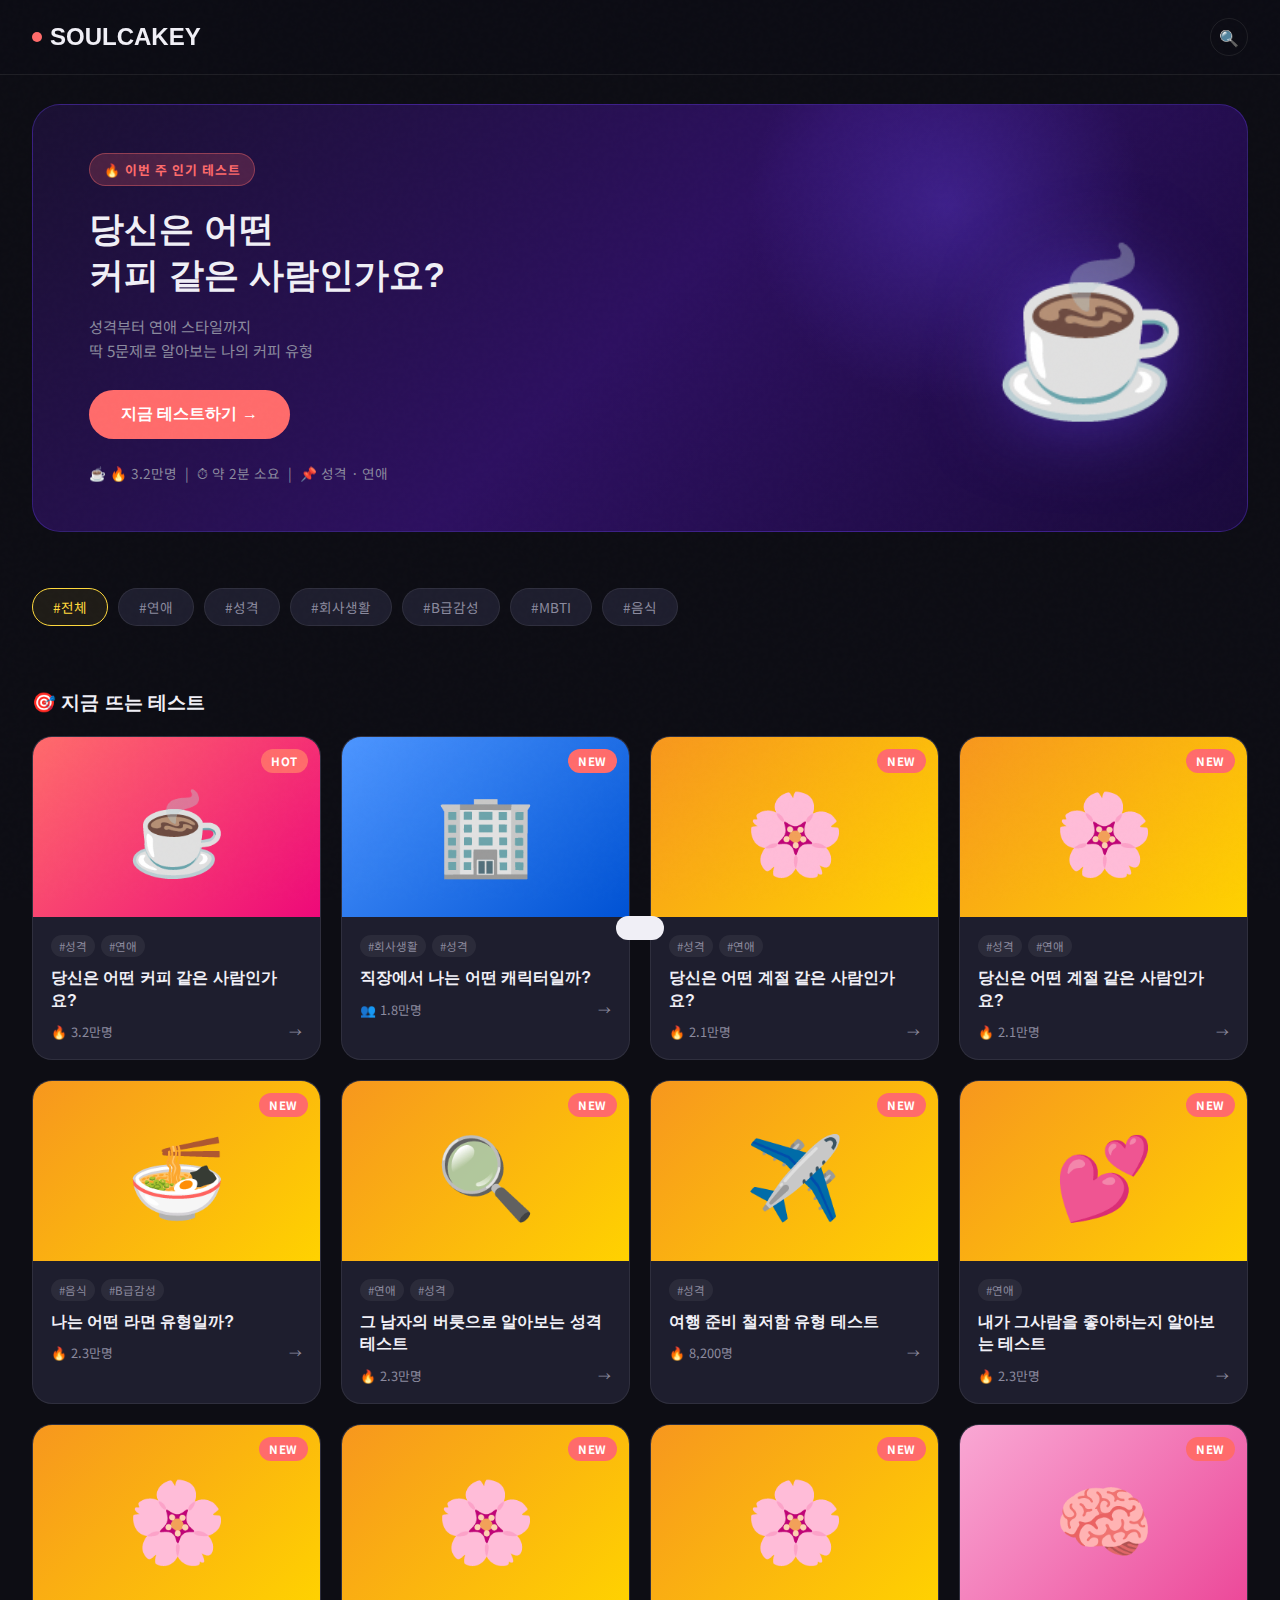
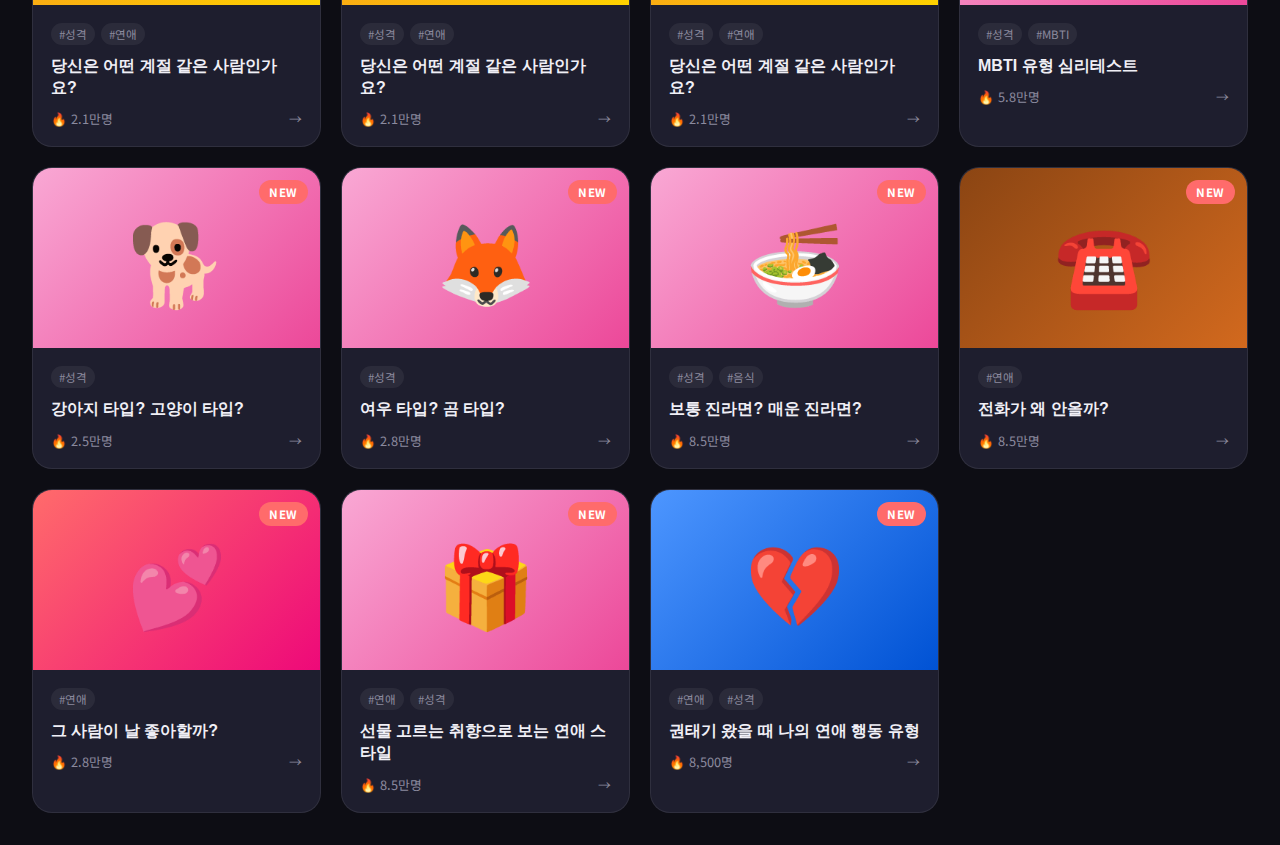
<file: index.html>
<!DOCTYPE html>
<html lang="ko">
<head>
<meta charset="UTF-8">
<meta name="viewport" content="width=device-width, initial-scale=1.0">
<title>SOULCAKEY — 당신을 알고 싶어요</title>
<link href="https://fonts.googleapis.com/css2?family=Gmarket+Sans:wght@300;500;700&family=Noto+Sans+KR:wght@300;400;500;700&display=swap" rel="stylesheet">
<link rel="stylesheet" href="css/style.css">
</head>
<body>

<!-- ─── GNB ─── -->
<nav class="gnb">
  <div class="logo" onclick="showPage('main')">
    <div class="logo-dot"></div>
    SOULCAKEY
  </div>
  <div class="gnb-right">
    <div class="gnb-icon">🔍</div>
  </div>
</nav>

<!-- ─────────────────────────────────────────
     ① 메인 페이지
     카드/히어로는 main.js가 자동으로 채워줍니다.
───────────────────────────────────────────── -->
<div id="page-main" class="page active">

  <!-- 히어로 배너 (main.js가 채움) -->
  <div class="hero" id="hero-banner">
    <div class="hero-glow"></div>
    <div class="hero-inner">
      <div>
        <div class="hero-badge">🔥 이번 주 인기 테스트</div>
        <div class="hero-title" id="hero-title">로딩 중...</div>
        <div class="hero-sub" id="hero-sub"></div>
        <button class="btn-hero" id="hero-btn">지금 테스트하기 →</button>
        <div class="hero-meta">
          <span id="hero-participants"></span>
        </div>
      </div>
    </div>
    <div class="hero-emoji" id="hero-emoji">⏳</div>
  </div>

  <!-- 카테고리 탭 -->
  <div class="section">
    <div class="categories">
      <div class="cat-tag active"  onclick="filterCat(this, '전체')">#전체</div>
      <div class="cat-tag"         onclick="filterCat(this, '연애')">#연애</div>
      <div class="cat-tag"         onclick="filterCat(this, '성격')">#성격</div>
      <div class="cat-tag"         onclick="filterCat(this, '회사생활')">#회사생활</div>
      <div class="cat-tag"         onclick="filterCat(this, 'B급감성')">#B급감성</div>
      <div class="cat-tag"         onclick="filterCat(this, 'MBTI')">#MBTI</div>
      <div class="cat-tag"         onclick="filterCat(this, '음식')">#음식</div>
    </div>
  </div>

  <!-- 테스트 카드 그리드 (main.js가 채움) -->
  <div class="section">
    <div class="section-title">🎯 지금 뜨는 테스트</div>
    <div class="test-grid" id="test-grid"></div>
  </div>
</div>

<!-- ─────────────────────────────────────────
     ② 테스트 진행 페이지
     engine.js가 동적으로 채워줍니다.
───────────────────────────────────────────── -->
<div id="page-test" class="page">
  <div class="test-wrap">
    <div class="progress-area">
      <div class="progress-label">
        <span id="q-count">1 / 5</span>
        <span id="q-percent">20%</span>
      </div>
      <div class="progress-bar">
        <div class="progress-fill" id="progress-fill" style="width: 20%"></div>
      </div>
    </div>
    <div class="question-area" id="question-area">
      <span class="q-emoji" id="q-emoji"></span>
      <div class="q-text"  id="q-text"></div>
      <div class="answers" id="answers"></div>
    </div>
  </div>
</div>

<!-- ─────────────────────────────────────────
     ③ 결과 페이지
     engine.js가 동적으로 채워줍니다.
───────────────────────────────────────────── -->
<div id="page-result" class="page">
  <div class="result-wrap">
    <div class="result-card">
      <div class="result-type-label" id="result-type-label"></div>
      <span class="result-emoji"     id="result-emoji"></span>
      <div class="result-title"      id="result-title"></div>
      <div class="result-desc"       id="result-desc"></div>
      <div class="chemistry">
        <div class="chem-card chem-good">
          <div class="chem-label">💚 잘 맞는 유형</div>
          <span class="chem-emoji"  id="chem-good-emoji"></span>
          <div class="chem-name"    id="chem-good-name"></div>
        </div>
        <div class="chem-card chem-bad">
          <div class="chem-label">❤️‍🔥 안 맞는 유형</div>
          <span class="chem-emoji"  id="chem-bad-emoji"></span>
          <div class="chem-name"    id="chem-bad-name"></div>
        </div>
      </div>
    </div>
    <div class="share-section">
      <div class="share-title">친구에게 공유하기 👇</div>
      <div class="share-buttons">
        <button class="share-btn share-kakao"  onclick="shareKakao()">💬 카카오톡으로 공유</button>
        <button class="share-btn share-link"   onclick="copyLink()">🔗 링크 복사</button>
        <button class="share-btn share-image"  onclick="saveImage()">📸 이미지 저장</button>
      </div>
      <button class="btn-retry" onclick="showPage('main')">← 다른 테스트 하러 가기</button>
    </div>
  </div>
</div>

<!-- Toast -->
<div class="toast" id="toast"></div>

<!-- ─────────────────────────────────────────
     📦 스크립트 로드 순서 (중요!)
     1. TESTS 전역 객체 초기화
     2. 테스트 데이터 파일들 (tests/*.js)  ← 새 테스트는 여기에 추가
     3. 엔진
     4. 메인 페이지 로직
───────────────────────────────────────────── -->
<script>
  // TESTS 전역 객체: 모든 테스트 데이터가 여기 등록됩니다.
  const TESTS = {};
</script>

<!-- ✅ 새 테스트 추가 시: tests/ 폴더에 파일 만들고 아래에 한 줄 추가! -->
<script src="tests/coffee.js"></script>
<script src="tests/office.js"></script>
<!-- <script src="tests/mbti.js"></script> -->
<script src="tests/test_20260227.js"></script>
<script src="tests/test_20260227133722.js"></script>
<script src="tests/ramen_type_test.js"></script>
<script src="tests/his_habit_personality.js"></script>
<script src="tests/travel_prep_type.js"></script>
<script src="tests/do_i_like_this_person.js"></script>
<script src="tests/test_20260227183041.js"></script>
<script src="tests/test_20260227183908.js"></script>
<script src="tests/test_20260227184244.js"></script>
<script src="tests/mbti_psychology_test.js"></script>
<script src="tests/dog_cat_personality.js"></script>
<script src="tests/fox_bear_type.js"></script>
<script src="tests/jjin_ramen_preference.js"></script>
<script src="tests/why_phone_not_ringing.js"></script>
<script src="tests/does_he_like_me.js"></script>
<script src="tests/gift_dating_style.js"></script>
<script src="tests/dating_burnout_type.js"></script>
<!-- 새 테스트 추가 시 여기에 한 줄 추가 -->

<script src="js/engine.js"></script>
<script src="js/main.js"></script>

</body>
</html>
</file>
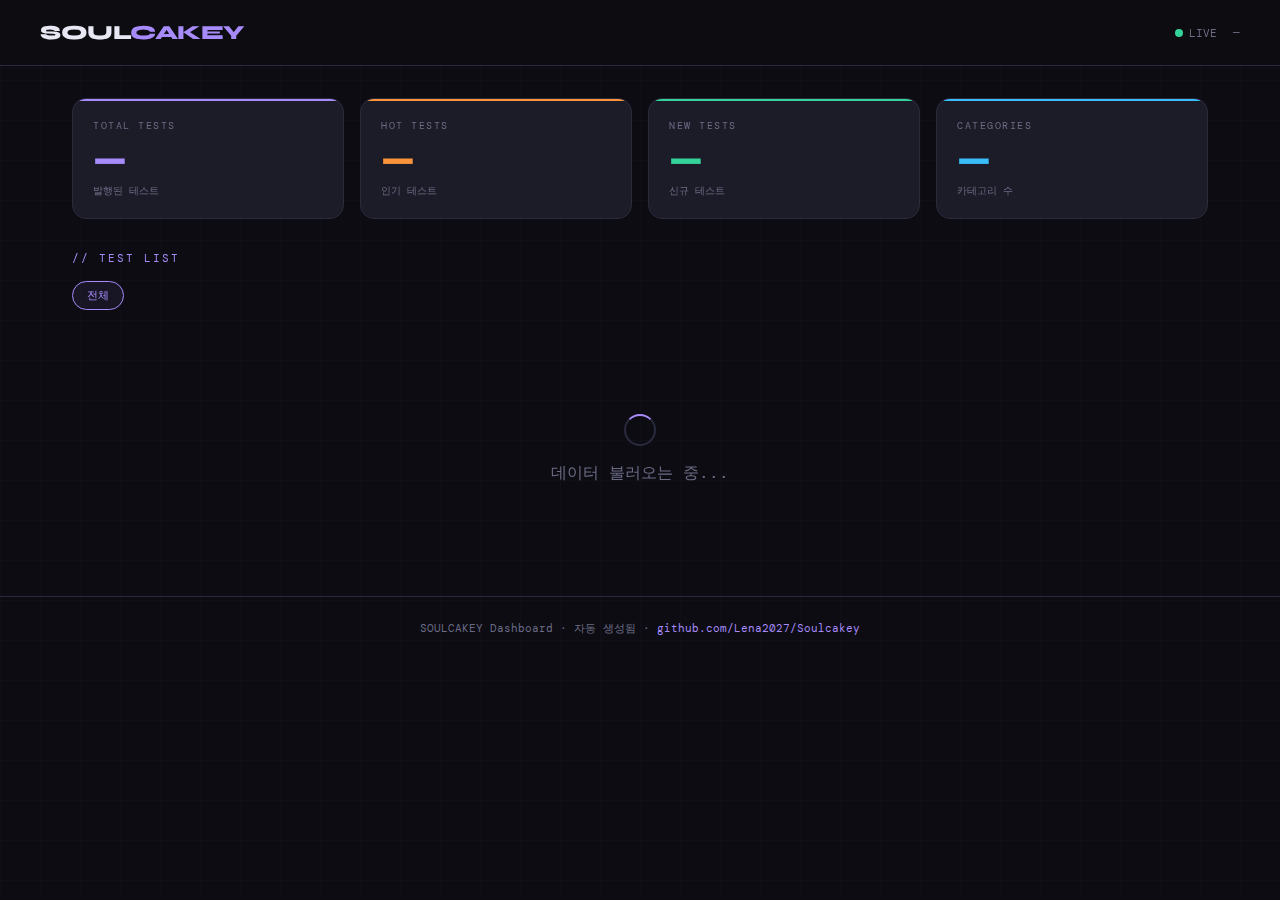
<file: dashboard/index.html>
<!DOCTYPE html>
<html lang="ko">
<head>
<meta charset="UTF-8">
<meta name="viewport" content="width=device-width, initial-scale=1.0">
<title>SOULCAKEY Dashboard</title>
<link href="https://fonts.googleapis.com/css2?family=DM+Mono:wght@300;400;500&family=Syne:wght@400;600;700;800&display=swap" rel="stylesheet">
<style>
  :root {
    --bg: #0c0c12;
    --surface: #14141e;
    --card: #1c1c28;
    --border: #2a2a3d;
    --accent: #a78bfa;
    --accent2: #34d399;
    --accent3: #fb923c;
    --accent4: #38bdf8;
    --text: #e8e8f5;
    --text-dim: #6b6b85;
  }
  * { margin:0; padding:0; box-sizing:border-box; }
  body {
    background: var(--bg);
    color: var(--text);
    font-family: 'Syne', sans-serif;
    min-height: 100vh;
  }
  body::before {
    content:'';
    position:fixed; inset:0;
    background-image:
      linear-gradient(rgba(167,139,250,0.03) 1px, transparent 1px),
      linear-gradient(90deg, rgba(167,139,250,0.03) 1px, transparent 1px);
    background-size: 40px 40px;
    pointer-events:none; z-index:0;
  }

  /* ── Header ── */
  header {
    position: relative; z-index:10;
    padding: 20px 40px;
    border-bottom: 1px solid var(--border);
    display: flex; align-items:center; justify-content:space-between;
    background: rgba(12,12,18,0.9);
    backdrop-filter: blur(12px);
    position: sticky; top:0;
  }
  .logo { font-size:20px; font-weight:800; letter-spacing:-0.5px; }
  .logo span { color: var(--accent); }
  .header-right {
    font-family:'DM Mono',monospace; font-size:11px; color:var(--text-dim);
    display:flex; align-items:center; gap:16px;
  }
  .live-dot {
    width:8px; height:8px; border-radius:50%;
    background:var(--accent2); display:inline-block;
    margin-right:6px; animation: pulse 2s infinite;
  }
  @keyframes pulse { 0%,100%{opacity:1;transform:scale(1)} 50%{opacity:0.4;transform:scale(0.7)} }

  /* ── Main ── */
  main {
    position:relative; z-index:1;
    max-width: 1200px; margin: 0 auto;
    padding: 32px 32px;
  }

  /* ── Stats row ── */
  .stats-row {
    display: grid;
    grid-template-columns: repeat(4, 1fr);
    gap: 16px;
    margin-bottom: 32px;
  }
  .stat-card {
    background: var(--card);
    border: 1px solid var(--border);
    border-radius: 14px;
    padding: 20px;
    position: relative; overflow:hidden;
  }
  .stat-card::after {
    content:'';
    position:absolute; top:0; left:0; right:0; height:2px;
    background: var(--stat-color);
  }
  .stat-label {
    font-family:'DM Mono',monospace; font-size:10px;
    color:var(--text-dim); letter-spacing:1.5px; margin-bottom:10px;
  }
  .stat-value {
    font-size:36px; font-weight:800;
    color: var(--stat-color); line-height:1;
  }
  .stat-sub {
    font-family:'DM Mono',monospace; font-size:10px;
    color:var(--text-dim); margin-top:6px;
  }

  /* ── Section title ── */
  .section-title {
    font-family:'DM Mono',monospace; font-size:11px;
    color:var(--text-dim); letter-spacing:2px;
    margin-bottom:16px;
    display:flex; align-items:center; justify-content:space-between;
  }
  .section-title span { color:var(--accent); }

  /* ── Filter tabs ── */
  .filter-bar {
    display:flex; gap:8px; flex-wrap:wrap;
    margin-bottom:24px;
  }
  .filter-btn {
    padding: 6px 14px;
    background: var(--surface);
    border: 1px solid var(--border);
    border-radius: 20px;
    color: var(--text-dim);
    font-family:'DM Mono',monospace; font-size:11px;
    cursor:pointer; transition:all 0.2s;
  }
  .filter-btn:hover, .filter-btn.active {
    border-color: var(--accent);
    color: var(--accent);
    background: rgba(167,139,250,0.08);
  }

  /* ── Test grid ── */
  .test-grid {
    display: grid;
    grid-template-columns: repeat(auto-fill, minmax(280px, 1fr));
    gap: 16px;
    margin-bottom: 40px;
  }
  .test-card {
    background: var(--card);
    border: 1px solid var(--border);
    border-radius: 14px;
    padding: 20px;
    transition: all 0.2s;
    cursor: default;
    animation: fadeIn 0.4s ease both;
  }
  @keyframes fadeIn { from{opacity:0;transform:translateY(8px)} to{opacity:1;transform:translateY(0)} }
  .test-card:hover {
    border-color: var(--accent);
    transform: translateY(-3px);
    box-shadow: 0 8px 24px -8px rgba(167,139,250,0.2);
  }
  .test-card-top {
    display:flex; align-items:flex-start; justify-content:space-between;
    margin-bottom:12px;
  }
  .test-emoji { font-size:28px; }
  .badge {
    font-family:'DM Mono',monospace; font-size:9px;
    padding: 3px 8px; border-radius:20px; font-weight:700;
  }
  .badge-HOT { background:rgba(251,146,60,0.15); color:var(--accent3); border:1px solid rgba(251,146,60,0.3); }
  .badge-NEW { background:rgba(52,211,153,0.15); color:var(--accent2); border:1px solid rgba(52,211,153,0.3); }
  .test-title {
    font-size:14px; font-weight:700; line-height:1.4;
    margin-bottom:10px;
  }
  .test-cats {
    display:flex; gap:6px; flex-wrap:wrap; margin-bottom:12px;
  }
  .test-cat {
    font-family:'DM Mono',monospace; font-size:9px;
    padding:2px 8px; border-radius:10px;
    background:rgba(167,139,250,0.08); color:var(--accent);
    border:1px solid rgba(167,139,250,0.2);
  }
  .test-meta {
    display:flex; gap:12px;
    font-family:'DM Mono',monospace; font-size:10px; color:var(--text-dim);
    border-top:1px solid var(--border); padding-top:10px;
  }
  .test-meta-item { display:flex; align-items:center; gap:4px; }

  /* ── Empty state ── */
  .empty {
    text-align:center; padding:60px 20px;
    color:var(--text-dim); font-family:'DM Mono',monospace; font-size:13px;
  }

  /* ── Footer ── */
  .footer {
    text-align:center; padding:24px;
    font-family:'DM Mono',monospace; font-size:11px; color:var(--text-dim);
    border-top:1px solid var(--border);
  }
  .footer span { color:var(--accent); }

  /* ── Loading ── */
  #loading {
    text-align:center; padding:80px 20px;
    font-family:'DM Mono',monospace; color:var(--text-dim);
  }
  .spinner {
    width:32px; height:32px; border:2px solid var(--border);
    border-top-color:var(--accent); border-radius:50%;
    animation: spin 0.8s linear infinite; margin:0 auto 16px;
  }
  @keyframes spin { to{transform:rotate(360deg)} }

  @media(max-width:768px) {
    header { padding:16px 20px; }
    main { padding:20px 16px; }
    .stats-row { grid-template-columns:repeat(2,1fr); }
  }
</style>
</head>
<body>

<header>
  <div class="logo">SOUL<span>CAKEY</span></div>
  <div class="header-right">
    <span><span class="live-dot"></span>LIVE</span>
    <span id="generated-time">—</span>
  </div>
</header>

<main>
  <!-- Stats -->
  <div class="stats-row">
    <div class="stat-card" style="--stat-color:var(--accent)">
      <div class="stat-label">TOTAL TESTS</div>
      <div class="stat-value" id="stat-total">—</div>
      <div class="stat-sub">발행된 테스트</div>
    </div>
    <div class="stat-card" style="--stat-color:var(--accent3)">
      <div class="stat-label">HOT TESTS</div>
      <div class="stat-value" id="stat-hot">—</div>
      <div class="stat-sub">인기 테스트</div>
    </div>
    <div class="stat-card" style="--stat-color:var(--accent2)">
      <div class="stat-label">NEW TESTS</div>
      <div class="stat-value" id="stat-new">—</div>
      <div class="stat-sub">신규 테스트</div>
    </div>
    <div class="stat-card" style="--stat-color:var(--accent4)">
      <div class="stat-label">CATEGORIES</div>
      <div class="stat-value" id="stat-cats">—</div>
      <div class="stat-sub">카테고리 수</div>
    </div>
  </div>

  <!-- Filter -->
  <div class="section-title">
    <span>// TEST LIST</span>
    <span id="filter-count"></span>
  </div>
  <div class="filter-bar" id="filter-bar">
    <button class="filter-btn active" onclick="filterTests('ALL')">전체</button>
  </div>

  <!-- Grid -->
  <div id="loading">
    <div class="spinner"></div>
    데이터 불러오는 중...
  </div>
  <div class="test-grid" id="test-grid" style="display:none"></div>
</main>

<div class="footer">
  SOULCAKEY Dashboard · 자동 생성됨 · <span>github.com/Lena2027/Soulcakey</span>
</div>

<script src="./dashboard-data.js"></script>
<script>
let allTests = [];
let activeFilter = 'ALL';

const THUMB_COLORS = ['#a78bfa','#fb923c','#34d399','#38bdf8','#f472b6','#facc15','#818cf8','#2dd4bf'];

function loadData() {




  return window.DASHBOARD_DATA || null;


  }
}

function renderStats(data) {
  const tests = data.tests;
  document.getElementById('stat-total').textContent = data.totalTests;
  document.getElementById('stat-hot').textContent = tests.filter(t => t.badge === 'HOT').length;
  document.getElementById('stat-new').textContent = tests.filter(t => t.badge === 'NEW').length;

  const cats = new Set(tests.flatMap(t => t.categories || []));
  document.getElementById('stat-cats').textContent = cats.size;
  document.getElementById('generated-time').textContent = data.generated ? data.generated.slice(0,10) + ' 업데이트' : '';
}

function renderFilters(tests) {
  const cats = ['ALL', ...new Set(tests.flatMap(t => t.categories || []))];
  const bar = document.getElementById('filter-bar');
  bar.innerHTML = '';
  cats.forEach(cat => {
    const btn = document.createElement('button');
    btn.className = 'filter-btn' + (cat === 'ALL' ? ' active' : '');
    btn.textContent = cat === 'ALL' ? '전체' : cat;
    btn.onclick = () => filterTests(cat);
    bar.appendChild(btn);
  });
}

function filterTests(cat) {
  activeFilter = cat;
  document.querySelectorAll('.filter-btn').forEach(b => {
    b.classList.toggle('active', b.textContent === (cat === 'ALL' ? '전체' : cat));
  });

  const filtered = cat === 'ALL' ? allTests : allTests.filter(t => (t.categories || []).includes(cat));
  renderGrid(filtered);
  document.getElementById('filter-count').textContent = filtered.length + '개';
}

function renderGrid(tests) {
  const grid = document.getElementById('test-grid');
  if (tests.length === 0) {
    grid.innerHTML = '<div class="empty">테스트가 없습니다</div>';
    return;
  }

  grid.innerHTML = tests.map((t, i) => {
    const color = THUMB_COLORS[(t.thumbColor || 1) - 1] || THUMB_COLORS[0];
    const badgeHtml = t.badge ? `<span class="badge badge-${t.badge}">${t.badge}</span>` : '';
    const catsHtml = (t.categories || []).map(c => `<span class="test-cat">${c}</span>`).join('');

    return `
      <div class="test-card" style="animation-delay:${i * 0.04}s; border-left: 3px solid ${color}">
        <div class="test-card-top">
          <span class="test-emoji">${t.emoji || '🧠'}</span>
          ${badgeHtml}
        </div>
        <div class="test-title">${t.title}</div>
        <div class="test-cats">${catsHtml}</div>
        <div class="test-meta">
          <div class="test-meta-item">📝 ${t.questionCount || '?'}문항</div>
          <div class="test-meta-item">🎯 ${t.resultCount || '?'}결과</div>
          <div class="test-meta-item">⏱ ${t.estimatedMinutes || 2}분</div>
          ${t.participantsLabel ? `<div class="test-meta-item">${t.participantsLabel}</div>` : ''}
        </div>
      </div>
    `;
  }).join('');
}

function init() {
  const data = loadData();
  document.getElementById('loading').style.display = 'none';
  document.getElementById('test-grid').style.display = 'grid';

  if (!data) {
    document.getElementById('test-grid').innerHTML = `
      <div class="empty">
        ⚠️ dashboard-data.js 파일이 없어요<br><br>
        GitHub Actions를 실행하면 자동 생성됩니다
      </div>`;
    return;
  }

  allTests = data.tests;
  renderStats(data);
  renderFilters(allTests);
  renderGrid(allTests);
  document.getElementById('filter-count').textContent = allTests.length + '개';
}

init();
</script>
</body>
</html>
</file>
<file: css/style.css>
/* =============================================
   SOULCAKEY — style.css
   전체 공통 스타일. 웬만하면 건드리지 마세요.
   ============================================= */

:root {
  --bg: #0d0d14;
  --surface: #16161f;
  --card: #1e1e2e;
  --accent1: #ff6b6b;
  --accent2: #ffd93d;
  --accent3: #6bcb77;
  --accent4: #4d96ff;
  --text: #f0eff6;
  --muted: #8b8a9e;
  --border: rgba(255,255,255,0.08);
  --radius: 20px;
}

* { margin: 0; padding: 0; box-sizing: border-box; }
html { scroll-behavior: smooth; }
body {
  background: var(--bg);
  color: var(--text);
  font-family: 'Noto Sans KR', sans-serif;
  min-height: 100vh;
  overflow-x: hidden;
}

/* 노이즈 텍스처 */
body::after {
  content: '';
  position: fixed;
  inset: 0;
  background-image: url("data:image/svg+xml,%3Csvg viewBox='0 0 200 200' xmlns='http://www.w3.org/2000/svg'%3E%3Cfilter id='n'%3E%3CfeTurbulence type='fractalNoise' baseFrequency='0.9' numOctaves='4' stitchTiles='stitch'/%3E%3C/filter%3E%3Crect width='100%25' height='100%25' filter='url(%23n)' opacity='0.03'/%3E%3C/svg%3E");
  pointer-events: none;
  z-index: 9999;
  opacity: 0.4;
}

/* ─── PAGE SYSTEM ─── */
.page { display: none; min-height: 100vh; }
.page.active { display: block; }

/* ─── GNB ─── */
.gnb {
  position: fixed;
  top: 0; left: 0; right: 0;
  z-index: 100;
  display: flex;
  align-items: center;
  justify-content: space-between;
  padding: 18px 32px;
  background: rgba(13,13,20,0.85);
  backdrop-filter: blur(20px);
  border-bottom: 1px solid var(--border);
}
.logo {
  font-family: 'Gmarket Sans', sans-serif;
  font-weight: 700;
  font-size: 1.5rem;
  cursor: pointer;
  display: flex;
  align-items: center;
  gap: 8px;
}
.logo-dot {
  width: 10px; height: 10px;
  border-radius: 50%;
  background: var(--accent1);
  animation: blink 1.4s infinite;
}
@keyframes blink {
  0%, 100% { opacity: 1; transform: scale(1); }
  50% { opacity: 0.4; transform: scale(0.7); }
}
.gnb-right { display: flex; align-items: center; gap: 16px; }
.gnb-icon {
  width: 38px; height: 38px;
  border-radius: 50%;
  border: 1px solid var(--border);
  display: flex;
  align-items: center;
  justify-content: center;
  cursor: pointer;
  transition: all 0.2s;
  font-size: 1rem;
}
.gnb-icon:hover { border-color: var(--accent1); color: var(--accent1); }

/* ─── MAIN PAGE ─── */
#page-main { padding-top: 80px; }

/* HERO */
.hero {
  position: relative;
  margin: 24px 32px;
  border-radius: 28px;
  overflow: hidden;
  background: linear-gradient(135deg, #1a1032 0%, #2d1060 50%, #1a0a3c 100%);
  border: 1px solid rgba(109,72,255,0.3);
  cursor: pointer;
  transition: transform 0.3s;
}
.hero:hover { transform: scale(1.005); }
.hero-inner {
  display: flex;
  align-items: center;
  padding: 48px 56px;
  gap: 48px;
  min-height: 320px;
}
.hero-badge {
  display: inline-flex;
  align-items: center;
  gap: 6px;
  padding: 6px 14px;
  border-radius: 100px;
  background: rgba(255,107,107,0.2);
  border: 1px solid rgba(255,107,107,0.4);
  color: var(--accent1);
  font-size: 0.8rem;
  font-weight: 700;
  margin-bottom: 20px;
  letter-spacing: 0.05em;
}
.hero-title {
  font-family: 'Gmarket Sans', sans-serif;
  font-size: 2.2rem;
  font-weight: 700;
  line-height: 1.3;
  margin-bottom: 16px;
}
.hero-sub {
  color: var(--muted);
  font-size: 0.95rem;
  margin-bottom: 28px;
  line-height: 1.6;
}
.hero-meta {
  display: flex;
  align-items: center;
  gap: 20px;
  font-size: 0.85rem;
  color: var(--muted);
}
.hero-meta span { display: flex; align-items: center; gap: 6px; }
.btn-hero {
  display: inline-flex;
  align-items: center;
  gap: 8px;
  padding: 14px 32px;
  border-radius: 100px;
  background: var(--accent1);
  color: #fff;
  font-family: 'Gmarket Sans', sans-serif;
  font-weight: 700;
  font-size: 1rem;
  border: none;
  cursor: pointer;
  transition: all 0.25s;
  margin-bottom: 24px;
}
.btn-hero:hover { background: #ff4f4f; transform: translateY(-2px); box-shadow: 0 8px 30px rgba(255,107,107,0.4); }
.hero-emoji {
  font-size: 10rem;
  position: absolute;
  right: 56px;
  top: 50%;
  transform: translateY(-50%);
  animation: float 3s ease-in-out infinite;
  filter: drop-shadow(0 0 40px rgba(109,72,255,0.5));
}
@keyframes float {
  0%, 100% { transform: translateY(-50%) rotate(-5deg); }
  50% { transform: translateY(-56%) rotate(5deg); }
}
.hero-glow {
  position: absolute;
  width: 400px; height: 400px;
  border-radius: 50%;
  background: radial-gradient(circle, rgba(109,72,255,0.3) 0%, transparent 70%);
  top: -100px; right: 100px;
  pointer-events: none;
}

/* CATEGORIES */
.section { padding: 32px 32px; }
.section-title {
  font-family: 'Gmarket Sans', sans-serif;
  font-size: 1.2rem;
  font-weight: 700;
  margin-bottom: 20px;
  display: flex;
  align-items: center;
  gap: 10px;
}
.categories { display: flex; gap: 10px; flex-wrap: wrap; }
.cat-tag {
  padding: 8px 20px;
  border-radius: 100px;
  border: 1px solid var(--border);
  background: var(--card);
  font-size: 0.85rem;
  cursor: pointer;
  transition: all 0.2s;
  color: var(--muted);
}
.cat-tag:hover, .cat-tag.active {
  border-color: var(--accent2);
  color: var(--accent2);
  background: rgba(255,217,61,0.08);
}

/* GRID */
.test-grid {
  display: grid;
  grid-template-columns: repeat(auto-fill, minmax(260px, 1fr));
  gap: 20px;
  margin-top: 8px;
}
.test-card {
  background: var(--card);
  border-radius: var(--radius);
  border: 1px solid var(--border);
  overflow: hidden;
  cursor: pointer;
  transition: all 0.3s;
  position: relative;
}
.test-card:hover {
  transform: translateY(-6px);
  border-color: rgba(255,255,255,0.15);
  box-shadow: 0 20px 60px rgba(0,0,0,0.5);
}
.card-thumb {
  width: 100%;
  height: 180px;
  display: flex;
  align-items: center;
  justify-content: center;
  font-size: 5rem;
  position: relative;
  overflow: hidden;
}
/* 썸네일 그라데이션 팔레트 (thumb-color 1~8) */
.thumb-1 { background: linear-gradient(135deg, #ff6b6b, #ee0979); }
.thumb-2 { background: linear-gradient(135deg, #4d96ff, #0052d4); }
.thumb-3 { background: linear-gradient(135deg, #f7971e, #ffd200); }
.thumb-4 { background: linear-gradient(135deg, #8B4513, #D2691E); }
.thumb-5 { background: linear-gradient(135deg, #c471ed, #7b2ff7); }
.thumb-6 { background: linear-gradient(135deg, #f9a8d4, #ec4899); }
.thumb-7 { background: linear-gradient(135deg, #e0e0e0, #ffffff); }
.thumb-8 { background: linear-gradient(135deg, #43e97b, #38f9d7); }

.card-hot {
  position: absolute;
  top: 12px; right: 12px;
  padding: 4px 10px;
  border-radius: 100px;
  background: var(--accent1);
  font-size: 0.72rem;
  font-weight: 700;
  color: #fff;
  letter-spacing: 0.05em;
}
.card-body { padding: 18px; }
.card-tags { display: flex; gap: 6px; margin-bottom: 10px; flex-wrap: wrap; }
.card-tag {
  font-size: 0.72rem;
  padding: 3px 8px;
  border-radius: 100px;
  background: rgba(255,255,255,0.06);
  color: var(--muted);
}
.card-title {
  font-family: 'Gmarket Sans', sans-serif;
  font-size: 1rem;
  font-weight: 700;
  line-height: 1.4;
  margin-bottom: 10px;
}
.card-meta {
  display: flex;
  align-items: center;
  justify-content: space-between;
  font-size: 0.8rem;
  color: var(--muted);
}

/* ─── TEST PAGE ─── */
#page-test {
  padding-top: 80px;
  min-height: 100vh;
  display: none;
  flex-direction: column;
  align-items: center;
  justify-content: center;
  padding-bottom: 60px;
}
#page-test.active { display: flex; }
.test-wrap { width: 100%; max-width: 640px; padding: 0 24px; }
.progress-area { margin-bottom: 40px; }
.progress-label {
  display: flex;
  justify-content: space-between;
  font-size: 0.82rem;
  color: var(--muted);
  margin-bottom: 10px;
}
.progress-bar {
  height: 6px;
  border-radius: 100px;
  background: rgba(255,255,255,0.08);
  overflow: hidden;
}
.progress-fill {
  height: 100%;
  border-radius: 100px;
  background: linear-gradient(90deg, var(--accent1), var(--accent2));
  transition: width 0.5s cubic-bezier(0.4,0,0.2,1);
}
.question-area { animation: fadeSlide 0.4s ease; }
@keyframes fadeSlide {
  from { opacity: 0; transform: translateX(30px); }
  to { opacity: 1; transform: translateX(0); }
}
.q-emoji {
  font-size: 5rem;
  text-align: center;
  display: block;
  margin-bottom: 32px;
  animation: pop 0.5s cubic-bezier(0.34,1.56,0.64,1);
}
@keyframes pop {
  from { transform: scale(0.5); opacity: 0; }
  to { transform: scale(1); opacity: 1; }
}
.q-text {
  font-family: 'Gmarket Sans', sans-serif;
  font-size: 1.6rem;
  font-weight: 700;
  text-align: center;
  line-height: 1.5;
  margin-bottom: 48px;
}
.answers { display: flex; flex-direction: column; gap: 14px; }
.answer-btn {
  width: 100%;
  padding: 20px 28px;
  border-radius: 16px;
  border: 1.5px solid var(--border);
  background: var(--card);
  color: var(--text);
  font-family: 'Noto Sans KR', sans-serif;
  font-size: 1rem;
  text-align: left;
  cursor: pointer;
  transition: all 0.2s;
  line-height: 1.5;
  position: relative;
  overflow: hidden;
}
.answer-btn::before {
  content: '';
  position: absolute;
  inset: 0;
  background: linear-gradient(135deg, var(--accent1), var(--accent2));
  opacity: 0;
  transition: opacity 0.2s;
}
.answer-btn:hover { border-color: var(--accent1); transform: translateX(6px); box-shadow: -4px 0 0 var(--accent1); }
.answer-btn:hover::before { opacity: 0.06; }
.answer-btn span { position: relative; z-index: 1; }
.answer-btn.selected {
  border-color: var(--accent2);
  background: rgba(255,217,61,0.1);
  animation: selected-pop 0.3s ease;
}
@keyframes selected-pop {
  0% { transform: scale(1); }
  50% { transform: scale(0.97); }
  100% { transform: scale(1); }
}

/* ─── RESULT PAGE ─── */
#page-result {
  padding-top: 80px;
  min-height: 100vh;
  display: none;
  justify-content: center;
  padding-bottom: 60px;
}
#page-result.active { display: flex; }
.result-wrap { width: 100%; max-width: 560px; padding: 40px 24px; }
.result-card {
  background: linear-gradient(160deg, #1e1232 0%, #0e1a40 100%);
  border: 1px solid rgba(255,255,255,0.1);
  border-radius: 28px;
  padding: 48px 40px;
  text-align: center;
  position: relative;
  overflow: hidden;
  margin-bottom: 32px;
  animation: resultReveal 0.6s cubic-bezier(0.34,1.56,0.64,1);
}
@keyframes resultReveal {
  from { opacity: 0; transform: scale(0.85) translateY(30px); }
  to { opacity: 1; transform: scale(1) translateY(0); }
}
.result-card::before {
  content: '';
  position: absolute;
  width: 300px; height: 300px;
  border-radius: 50%;
  background: radial-gradient(circle, rgba(255,107,107,0.2) 0%, transparent 70%);
  top: -80px; right: -80px;
  pointer-events: none;
}
.result-type-label {
  display: inline-block;
  padding: 6px 16px;
  border-radius: 100px;
  background: rgba(255,217,61,0.15);
  border: 1px solid rgba(255,217,61,0.3);
  color: var(--accent2);
  font-size: 0.8rem;
  font-weight: 700;
  letter-spacing: 0.08em;
  margin-bottom: 24px;
}
.result-emoji {
  font-size: 8rem;
  display: block;
  margin-bottom: 24px;
  animation: float 3s ease-in-out infinite;
}
.result-title {
  font-family: 'Gmarket Sans', sans-serif;
  font-size: 1.5rem;
  font-weight: 700;
  line-height: 1.4;
  margin-bottom: 20px;
  color: var(--text);
}
.result-title em { color: var(--accent1); font-style: normal; }
.result-desc { color: var(--muted); font-size: 0.95rem; line-height: 1.8; margin-bottom: 32px; }
.chemistry {
  display: flex;
  gap: 16px;
  justify-content: center;
  padding-top: 28px;
  border-top: 1px solid var(--border);
}
.chem-card {
  flex: 1;
  background: rgba(255,255,255,0.04);
  border-radius: 16px;
  padding: 18px 16px;
  text-align: center;
}
.chem-label {
  font-size: 0.75rem;
  color: var(--muted);
  margin-bottom: 10px;
  display: flex;
  align-items: center;
  justify-content: center;
  gap: 4px;
}
.chem-emoji { font-size: 2rem; display: block; margin-bottom: 8px; }
.chem-name { font-family: 'Gmarket Sans', sans-serif; font-size: 0.9rem; font-weight: 700; }
.chem-good .chem-name { color: var(--accent3); }
.chem-bad .chem-name { color: var(--accent1); }

/* Share */
.share-section { display: flex; flex-direction: column; gap: 12px; }
.share-title { font-family: 'Gmarket Sans', sans-serif; font-size: 1rem; font-weight: 700; text-align: center; margin-bottom: 4px; color: var(--muted); }
.share-buttons { display: grid; grid-template-columns: 1fr 1fr; gap: 12px; }
.share-btn {
  padding: 16px;
  border-radius: 16px;
  border: none;
  font-family: 'Gmarket Sans', sans-serif;
  font-size: 0.9rem;
  font-weight: 700;
  cursor: pointer;
  display: flex;
  align-items: center;
  justify-content: center;
  gap: 8px;
  transition: all 0.25s;
}
.share-btn:hover { transform: translateY(-3px); box-shadow: 0 8px 24px rgba(0,0,0,0.4); }
.share-kakao { background: #fee500; color: #3a1d0d; grid-column: 1 / -1; padding: 18px; font-size: 1rem; }
.share-link { background: var(--card); color: var(--text); border: 1px solid var(--border); }
.share-image { background: var(--accent4); color: #fff; }
.btn-retry {
  width: 100%;
  padding: 16px;
  border-radius: 100px;
  border: 1.5px solid var(--border);
  background: transparent;
  color: var(--muted);
  font-family: 'Noto Sans KR', sans-serif;
  font-size: 0.9rem;
  cursor: pointer;
  transition: all 0.2s;
  margin-top: 4px;
}
.btn-retry:hover { color: var(--text); border-color: rgba(255,255,255,0.2); }

/* Toast */
.toast {
  position: fixed;
  bottom: 40px; left: 50%;
  transform: translateX(-50%) translateY(80px);
  background: var(--text);
  color: var(--bg);
  padding: 12px 24px;
  border-radius: 100px;
  font-size: 0.9rem;
  font-weight: 700;
  transition: transform 0.3s;
  z-index: 999;
  white-space: nowrap;
}
.toast.show { transform: translateX(-50%) translateY(0); }

/* ─── RESPONSIVE ─── */
@media (max-width: 640px) {
  .gnb { padding: 16px 20px; }
  .hero-inner { padding: 36px 28px; flex-direction: column; }
  .hero-emoji { position: static; transform: none; font-size: 6rem; animation: none; }
  .hero-title { font-size: 1.6rem; }
  .section { padding: 24px 20px; }
  .test-grid { grid-template-columns: repeat(auto-fill, minmax(200px, 1fr)); }
  .q-text { font-size: 1.3rem; }
  .result-card { padding: 36px 24px; }
  .share-buttons { grid-template-columns: 1fr; }
  .share-kakao { grid-column: 1; }
}
</file>
